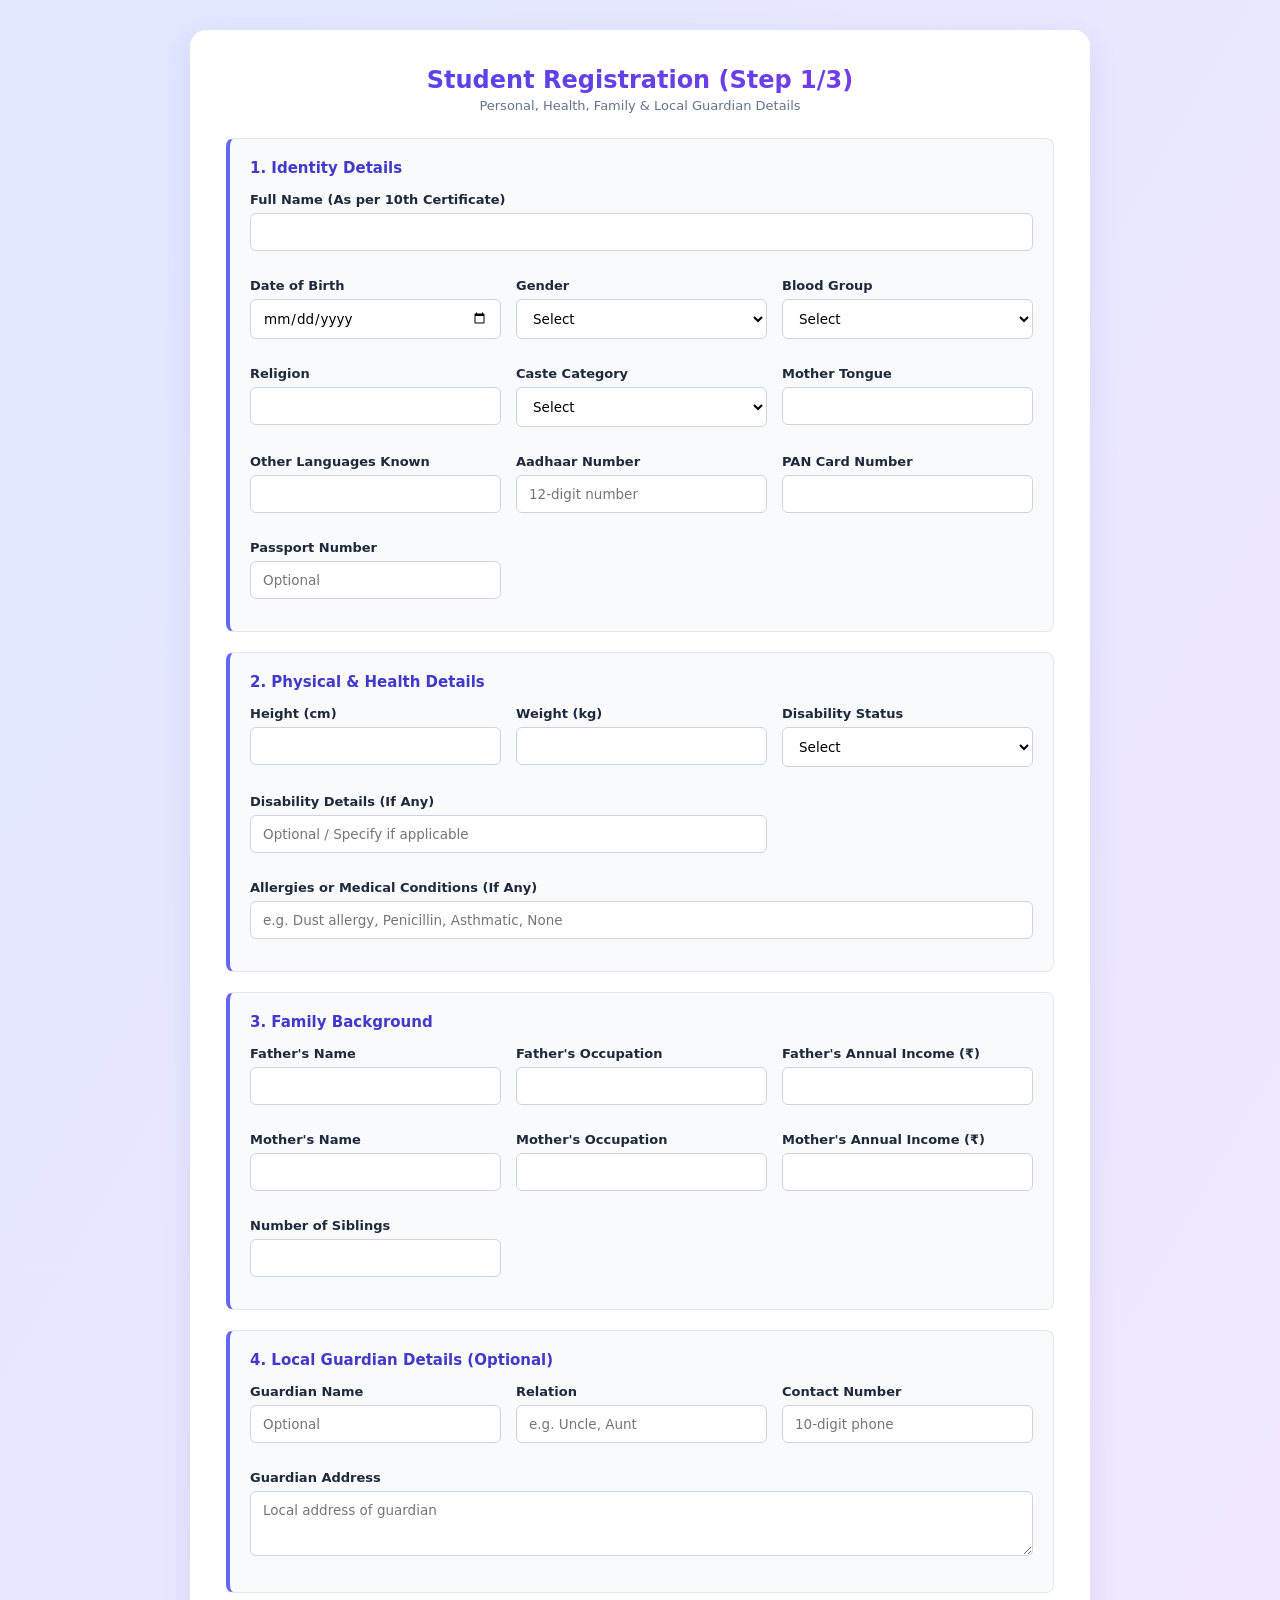
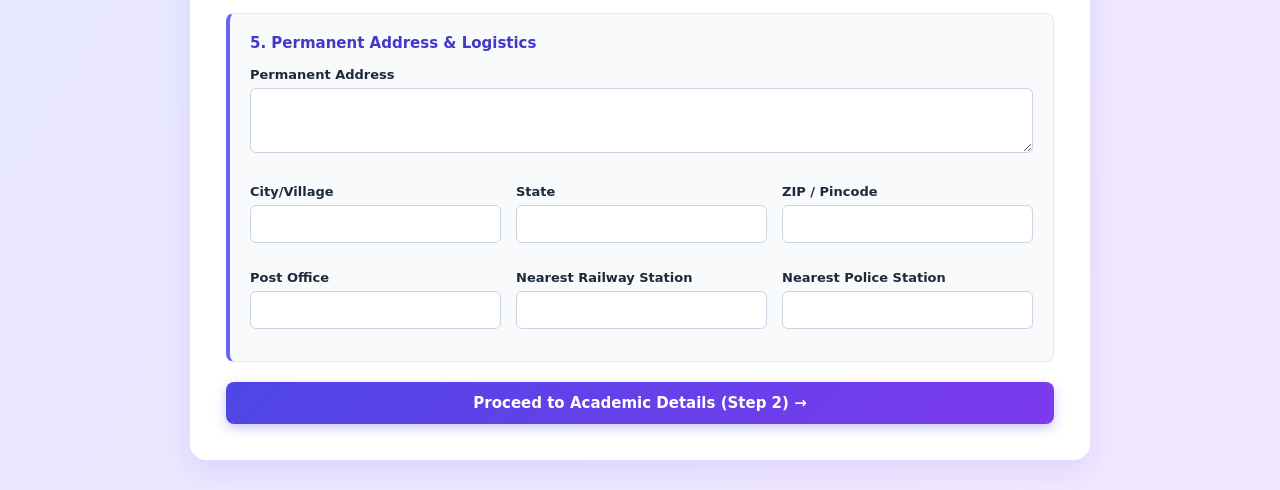
<file: index.html>
<!DOCTYPE html>
<html lang="en">
<head>
    <meta charset="UTF-8">
    <meta name="viewport" content="width=device-width, initial-scale=1.0">
    <title>College Registration - Step 1/3</title>
    <link rel="stylesheet" href="style.css">
</head>
<body>
    <div class="container">
        <div class="portal-header">
            <h2>Student Registration (Step 1/3)</h2>
            <p>Personal, Health, Family & Local Guardian Details</p>
        </div>

        <form onsubmit="navigateTo('register_2.html', event)">
            
            <!-- Section 1: Identity -->
            <div class="section-card">
                <h3 class="section-title">1. Identity Details</h3>
                <div class="form-grid">
                    <div class="form-group full-width">
                        <label for="name">Full Name (As per 10th Certificate)</label>
                        <input type="text" id="name" placeholder="" required>
                    </div>
                    <div class="form-group">
                        <label for="dob">Date of Birth</label>
                        <input type="date" id="dob" required>
                    </div>
                    <div class="form-group">
                        <label for="gender">Gender</label>
                        <select id="gender" required>
                            <option value="">Select</option>
                            <option>Male</option>
                            <option>Female</option>
                            <option>Other</option>
                        </select>
                    </div>
                    <div class="form-group">
                        <label for="blood">Blood Group</label>
                        <select id="blood" required>
                            <option value="">Select</option>
                            <option>A+</option><option>A-</option>
                            <option>B+</option><option>B-</option>
                            <option>O+</option><option>O-</option>
                            <option>AB+</option><option>AB-</option>
                        </select>
                    </div>
                    <div class="form-group">
                        <label for="religion">Religion</label>
                        <input type="text" id="religion" required>
                    </div>
                    <div class="form-group">
                        <label for="caste">Caste Category</label>
                        <select id="caste" required>
                            <option value="">Select</option>
                            <option>General</option>
                            <option>OBC</option>
                            <option>SC</option>
                            <option>ST</option>
                        </select>
                    </div>
                    <div class="form-group">
                        <label for="language">Mother Tongue</label>
                        <input type="text" id="language" placeholder="" required>
                    </div>
                    <div class="form-group">
                        <label for="otherLanguages">Other Languages Known</label>
                        <input type="text" id="otherLanguages" placeholder="">
                    </div>
                    <div class="form-group">
                        <label for="aadhar">Aadhaar Number</label>
                        <input type="text" id="aadhar" pattern="\d{12}" placeholder="12-digit number" required>
                    </div>
                    <div class="form-group">
                        <label for="pan">PAN Card Number</label>
                        <input type="text" id="pan" placeholder="" required>
                    </div>
                    <div class="form-group">
                        <label for="passport">Passport Number</label>
                        <input type="text" id="passport" placeholder="Optional">
                    </div>
                </div>
            </div>

            <!-- Section 2: Physical & Medical -->
            <div class="section-card">
                <h3 class="section-title">2. Physical & Health Details</h3>
                <div class="form-grid">
                    <div class="form-group">
                        <label for="height">Height (cm)</label>
                        <input type="number" id="height" required>
                    </div>
                    <div class="form-group">
                        <label for="weight">Weight (kg)</label>
                        <input type="number" id="weight" required>
                    </div>
                    <div class="form-group">
                        <label for="disabilitySelect">Disability Status</label>
                        <select id="disabilitySelect" required onchange="toggleDisabilityDetail()">
                            <option value="">Select</option>
                            <option value="No">None</option>
                            <option value="Yes">Yes (Specify below)</option>
                        </select>
                    </div>
                    <div class="form-group half-width">
                        <label for="disabilityDetail">Disability Details (If Any)</label>
                        <input type="text" id="disabilityDetail" placeholder="Optional / Specify if applicable">
                    </div>
                    <div class="form-group full-width">
                        <label for="allergies">Allergies or Medical Conditions (If Any)</label>
                        <input type="text" id="allergies" placeholder="e.g. Dust allergy, Penicillin, Asthmatic, None">
                    </div>
                </div>
            </div>

            <!-- Section 3: Family Background -->
            <div class="section-card">
                <h3 class="section-title">3. Family Background</h3>
                <div class="form-grid">
                    <div class="form-group"><label for="fname">Father's Name</label><input type="text" id="fname" required></div>
                    <div class="form-group"><label for="focc">Father's Occupation</label><input type="text" id="focc" required></div>
                    <div class="form-group"><label for="finc">Father's Annual Income (₹)</label><input type="number" id="finc" required></div>
                    <div class="form-group"><label for="mname">Mother's Name</label><input type="text" id="mname" required></div>
                    <div class="form-group"><label for="mocc">Mother's Occupation</label><input type="text" id="mocc" required></div>
                    <div class="form-group"><label for="minc">Mother's Annual Income (₹)</label><input type="number" id="minc" required></div>
                    <div class="form-group"><label for="siblings">Number of Siblings</label><input type="number" id="siblings" required></div>
                </div>
            </div>

            <!-- Section 4: Local Guardian Details (Optional) -->
            <div class="section-card">
                <h3 class="section-title">4. Local Guardian Details (Optional)</h3>
                <div class="form-grid">
                    <div class="form-group"><label for="lgName">Guardian Name</label><input type="text" id="lgName" placeholder="Optional"></div>
                    <div class="form-group"><label for="lgRelation">Relation</label><input type="text" id="lgRelation" placeholder="e.g. Uncle, Aunt"></div>
                    <div class="form-group"><label for="lgPhone">Contact Number</label><input type="text" id="lgPhone" placeholder="10-digit phone"></div>
                    <div class="form-group full-width"><label for="lgAddress">Guardian Address</label><textarea id="lgAddress" placeholder="Local address of guardian"></textarea></div>
                </div>
            </div>

            <!-- Section 5: Address Details -->
            <div class="section-card">
                <h3 class="section-title">5. Permanent Address & Logistics</h3>
                <div class="form-grid">
                    <div class="form-group full-width"><label for="permAddr">Permanent Address</label><textarea id="permAddr" required></textarea></div>
                    <div class="form-group"><label for="city">City/Village</label><input type="text" id="city" required></div>
                    <div class="form-group"><label for="state">State</label><input type="text" id="state" required></div>
                    <div class="form-group"><label for="pin">ZIP / Pincode</label><input type="number" id="pin" required></div>
                    <div class="form-group"><label for="postOffice">Post Office</label><input type="text" id="postOffice" required></div>
                    <div class="form-group"><label for="railway">Nearest Railway Station</label><input type="text" id="railway" required></div>
                    <div class="form-group"><label for="police">Nearest Police Station</label><input type="text" id="police" required></div>
                </div>
            </div>

            <button type="submit" class="btn btn-primary">Proceed to Academic Details (Step 2) →</button>
        </form>
    </div>
    <script src="app.js"></script>
</body>
</html>
</file>
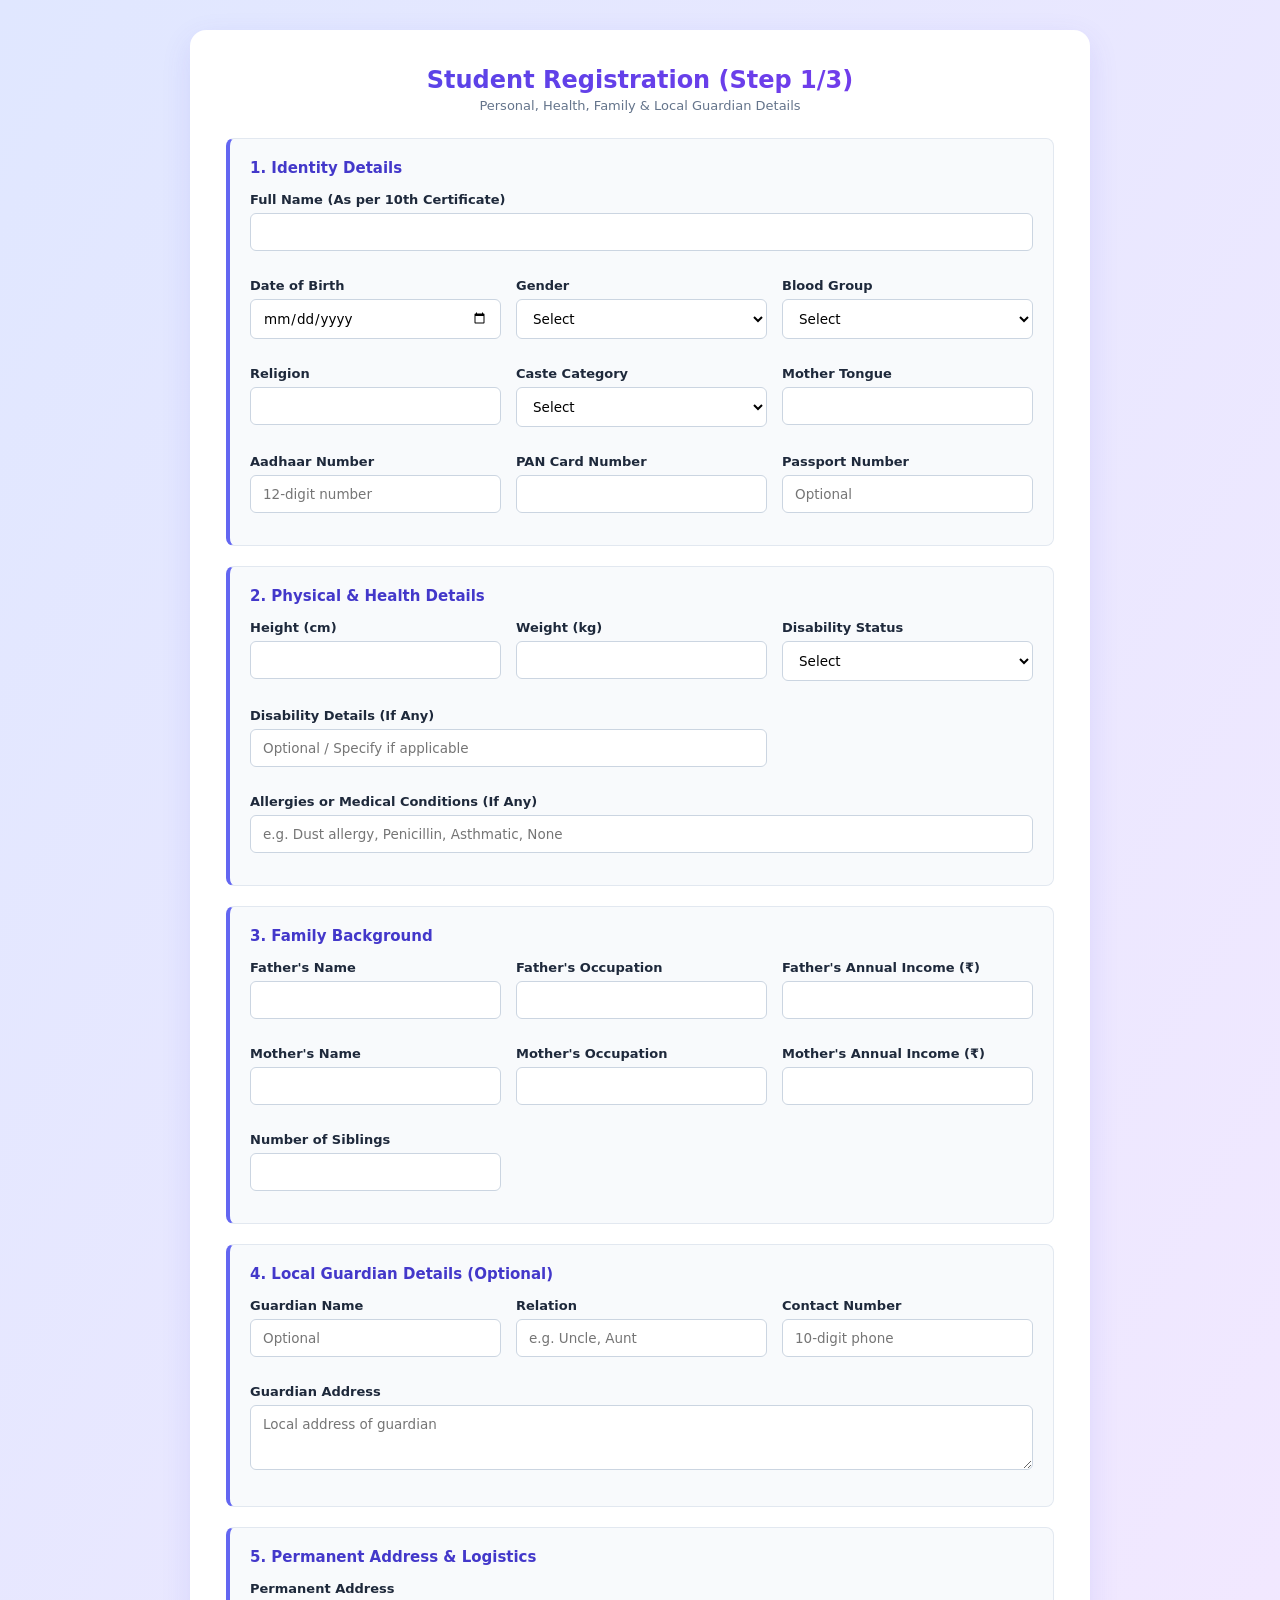
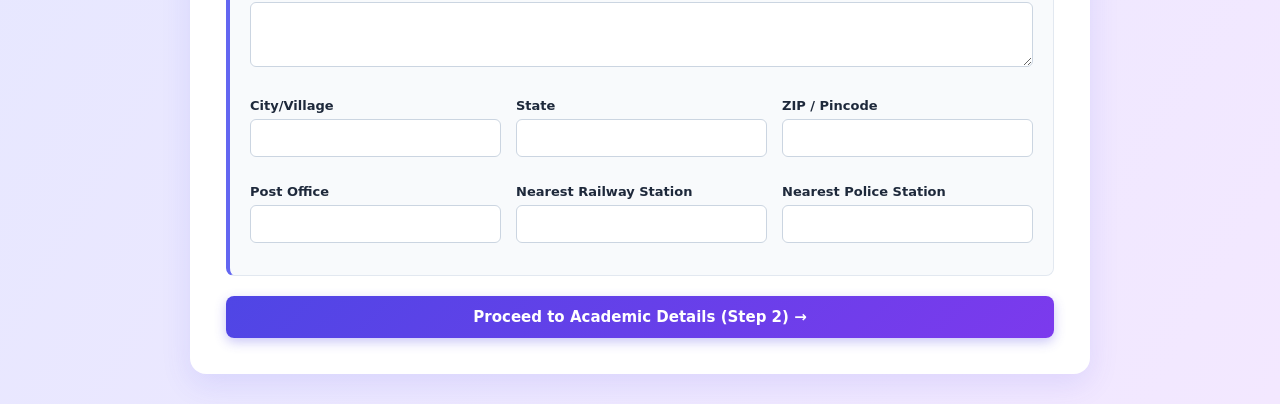
<file: register_1.html>
<!DOCTYPE html>
<html lang="en">
<head>
    <meta charset="UTF-8">
    <meta name="viewport" content="width=device-width, initial-scale=1.0">
    <title>College Registration - Step 1/3</title>
    <link rel="stylesheet" href="style.css">
</head>
<body>
    <div class="container">
        <div class="portal-header">
            <h2>Student Registration (Step 1/3)</h2>
            <p>Personal, Health, Family & Local Guardian Details</p>
        </div>

        <form onsubmit="navigateTo('register_2.html', event)">
            
            <!-- Section 1: Identity -->
            <div class="section-card">
                <h3 class="section-title">1. Identity Details</h3>
                <div class="form-grid">
                    <div class="form-group full-width">
                        <label for="name">Full Name (As per 10th Certificate)</label>
                        <input type="text" id="name" placeholder="" required>
                    </div>
                    <div class="form-group">
                        <label for="dob">Date of Birth</label>
                        <input type="date" id="dob" required>
                    </div>
                    <div class="form-group">
                        <label for="gender">Gender</label>
                        <select id="gender" required>
                            <option value="">Select</option>
                            <option>Male</option>
                            <option>Female</option>
                            <option>Other</option>
                        </select>
                    </div>
                    <div class="form-group">
                        <label for="blood">Blood Group</label>
                        <select id="blood" required>
                            <option value="">Select</option>
                            <option>A+</option><option>A-</option>
                            <option>B+</option><option>B-</option>
                            <option>O+</option><option>O-</option>
                            <option>AB+</option><option>AB-</option>
                        </select>
                    </div>
                    <div class="form-group">
                        <label for="religion">Religion</label>
                        <input type="text" id="religion" required>
                    </div>
                    <div class="form-group">
                        <label for="caste">Caste Category</label>
                        <select id="caste" required>
                            <option value="">Select</option>
                            <option>General</option>
                            <option>OBC</option>
                            <option>SC</option>
                            <option>ST</option>
                        </select>
                    </div>
                    <div class="form-group">
                        <label for="language">Mother Tongue</label>
                        <input type="text" id="language" required>
                    </div>
                    <div class="form-group">
                        <label for="aadhar">Aadhaar Number</label>
                        <input type="text" id="aadhar" pattern="\d{12}" placeholder="12-digit number" required>
                    </div>
                    <div class="form-group">
                        <label for="pan">PAN Card Number</label>
                        <input type="text" id="pan" placeholder="" required>
                    </div>
                    <div class="form-group">
                        <label for="passport">Passport Number</label>
                        <input type="text" id="passport" placeholder="Optional">
                    </div>
                </div>
            </div>

            <!-- Section 2: Physical & Medical -->
            <div class="section-card">
                <h3 class="section-title">2. Physical & Health Details</h3>
                <div class="form-grid">
                    <div class="form-group">
                        <label for="height">Height (cm)</label>
                        <input type="number" id="height" required>
                    </div>
                    <div class="form-group">
                        <label for="weight">Weight (kg)</label>
                        <input type="number" id="weight" required>
                    </div>
                    <div class="form-group">
                        <label for="disabilitySelect">Disability Status</label>
                        <select id="disabilitySelect" required onchange="toggleDisabilityDetail()">
                            <option value="">Select</option>
                            <option value="No">None</option>
                            <option value="Yes">Yes (Specify below)</option>
                        </select>
                    </div>
                    <div class="form-group half-width">
                        <label for="disabilityDetail">Disability Details (If Any)</label>
                        <input type="text" id="disabilityDetail" placeholder="Optional / Specify if applicable">
                    </div>
                    <div class="form-group full-width">
                        <label for="allergies">Allergies or Medical Conditions (If Any)</label>
                        <input type="text" id="allergies" placeholder="e.g. Dust allergy, Penicillin, Asthmatic, None">
                    </div>
                </div>
            </div>

            <!-- Section 3: Family Background -->
            <div class="section-card">
                <h3 class="section-title">3. Family Background</h3>
                <div class="form-grid">
                    <div class="form-group"><label for="fname">Father's Name</label><input type="text" id="fname" required></div>
                    <div class="form-group"><label for="focc">Father's Occupation</label><input type="text" id="focc" required></div>
                    <div class="form-group"><label for="finc">Father's Annual Income (₹)</label><input type="number" id="finc" required></div>
                    <div class="form-group"><label for="mname">Mother's Name</label><input type="text" id="mname" required></div>
                    <div class="form-group"><label for="mocc">Mother's Occupation</label><input type="text" id="mocc" required></div>
                    <div class="form-group"><label for="minc">Mother's Annual Income (₹)</label><input type="number" id="minc" required></div>
                    <div class="form-group"><label for="siblings">Number of Siblings</label><input type="number" id="siblings" required></div>
                </div>
            </div>

            <!-- Section 4: Local Guardian Details (Optional) -->
            <div class="section-card">
                <h3 class="section-title">4. Local Guardian Details (Optional)</h3>
                <div class="form-grid">
                    <div class="form-group"><label for="lgName">Guardian Name</label><input type="text" id="lgName" placeholder="Optional"></div>
                    <div class="form-group"><label for="lgRelation">Relation</label><input type="text" id="lgRelation" placeholder="e.g. Uncle, Aunt"></div>
                    <div class="form-group"><label for="lgPhone">Contact Number</label><input type="text" id="lgPhone" placeholder="10-digit phone"></div>
                    <div class="form-group full-width"><label for="lgAddress">Guardian Address</label><textarea id="lgAddress" placeholder="Local address of guardian"></textarea></div>
                </div>
            </div>

            <!-- Section 5: Address Details -->
            <div class="section-card">
                <h3 class="section-title">5. Permanent Address & Logistics</h3>
                <div class="form-grid">
                    <div class="form-group full-width"><label for="permAddr">Permanent Address</label><textarea id="permAddr" required></textarea></div>
                    <div class="form-group"><label for="city">City/Village</label><input type="text" id="city" required></div>
                    <div class="form-group"><label for="state">State</label><input type="text" id="state" required></div>
                    <div class="form-group"><label for="pin">ZIP / Pincode</label><input type="number" id="pin" required></div>
                    <div class="form-group"><label for="postOffice">Post Office</label><input type="text" id="postOffice" required></div>
                    <div class="form-group"><label for="railway">Nearest Railway Station</label><input type="text" id="railway" required></div>
                    <div class="form-group"><label for="police">Nearest Police Station</label><input type="text" id="police" required></div>
                </div>
            </div>

            <button type="submit" class="btn btn-primary">Proceed to Academic Details (Step 2) →</button>
        </form>
    </div>
    <script src="app.js"></script>
</body>
</html>
</file>
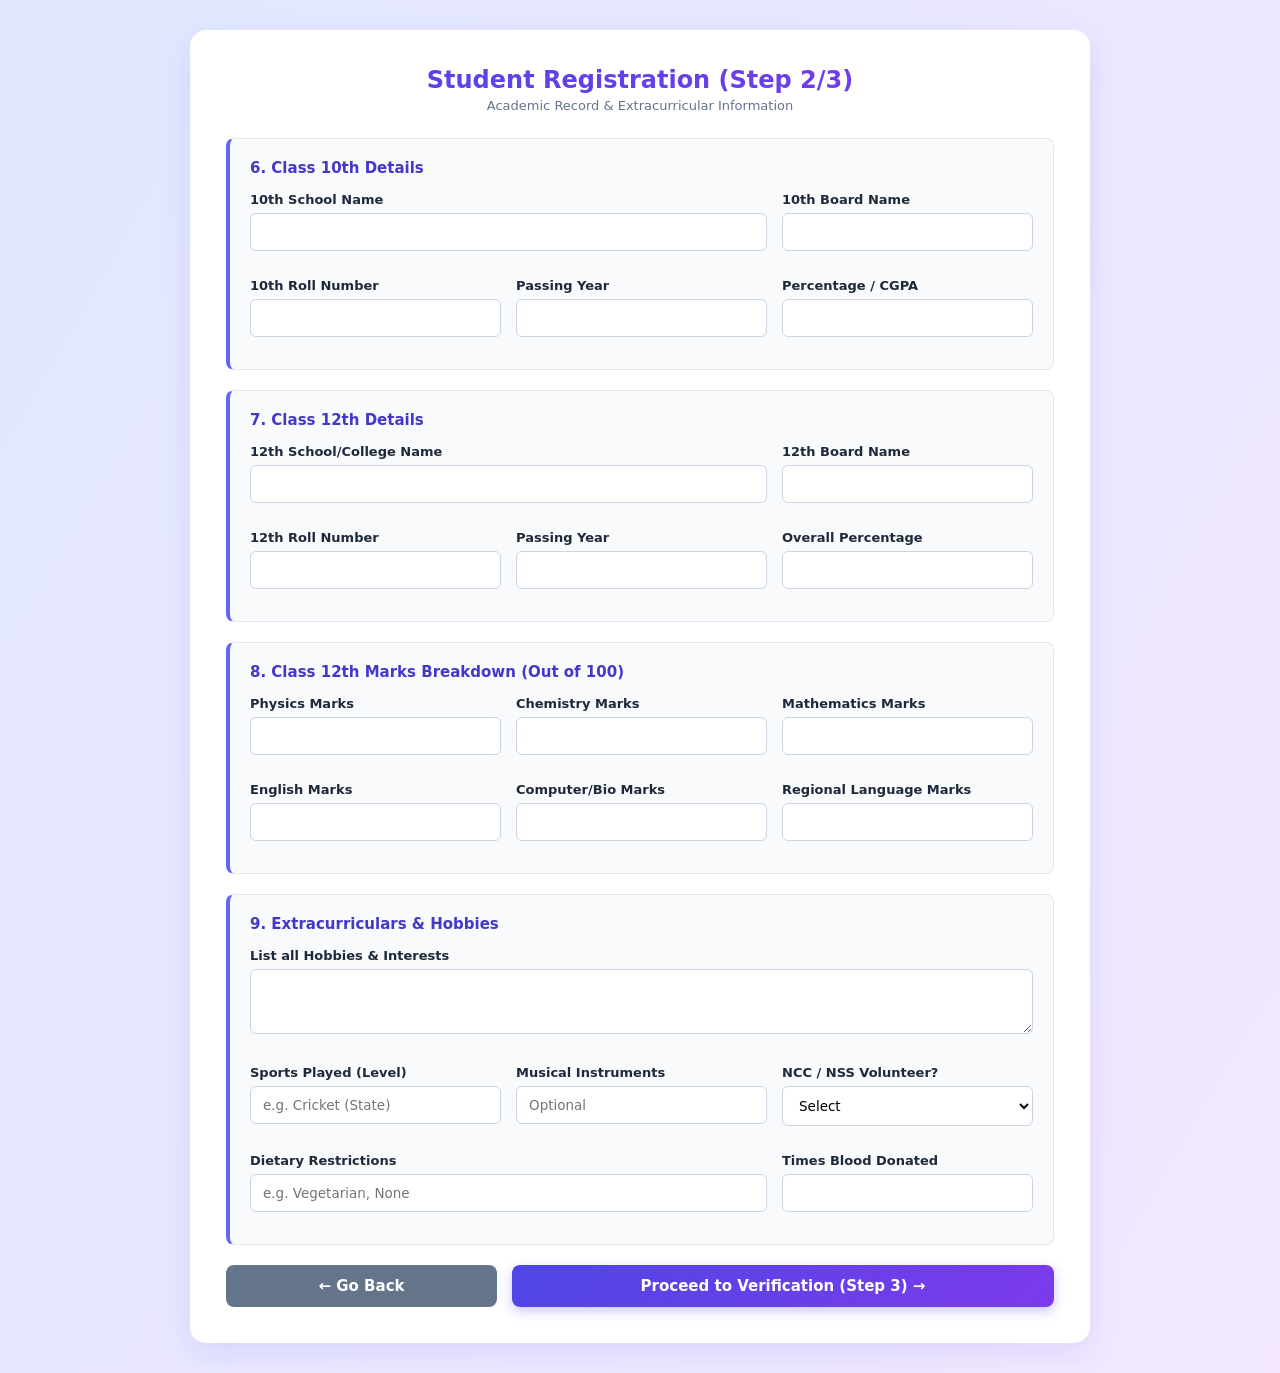
<file: register_2.html>
<!DOCTYPE html>
<html lang="en">
<head>
    <meta charset="UTF-8">
    <meta name="viewport" content="width=device-width, initial-scale=1.0">
    <title>College Registration - Step 2/3</title>
    <link rel="stylesheet" href="style.css">
</head>
<body>
    <div class="container">
        <div class="portal-header">
            <h2>Student Registration (Step 2/3)</h2>
            <p>Academic Record & Extracurricular Information</p>
        </div>

        <form onsubmit="navigateTo('register_3.html', event)">
            
            <div class="section-card">
                <h3 class="section-title">6. Class 10th Details</h3>
                <div class="form-grid">
                    <div class="form-group half-width"><label for="sch10">10th School Name</label><input type="text" id="sch10" required></div>
                    <div class="form-group"><label for="brd10">10th Board Name</label><input type="text" id="brd10" required></div>
                    <div class="form-group"><label for="roll10">10th Roll Number</label><input type="text" id="roll10" required></div>
                    <div class="form-group"><label for="yr10">Passing Year</label><input type="number" id="yr10" required></div>
                    <div class="form-group"><label for="pct10">Percentage / CGPA</label><input type="number" step="0.01" id="pct10" required></div>
                </div>
            </div>

            <div class="section-card">
                <h3 class="section-title">7. Class 12th Details</h3>
                <div class="form-grid">
                    <div class="form-group half-width"><label for="sch12">12th School/College Name</label><input type="text" id="sch12" required></div>
                    <div class="form-group"><label for="brd12">12th Board Name</label><input type="text" id="brd12" required></div>
                    <div class="form-group"><label for="roll12">12th Roll Number</label><input type="text" id="roll12" required></div>
                    <div class="form-group"><label for="yr12">Passing Year</label><input type="number" id="yr12" required></div>
                    <div class="form-group"><label for="pct12">Overall Percentage</label><input type="number" step="0.01" id="pct12" required></div>
                </div>
            </div>

            <div class="section-card">
                <h3 class="section-title">8. Class 12th Marks Breakdown (Out of 100)</h3>
                <div class="form-grid">
                    <div class="form-group"><label for="mPhy">Physics Marks</label><input type="number" id="mPhy" max="100" required></div>
                    <div class="form-group"><label for="mChe">Chemistry Marks</label><input type="number" id="mChe" max="100" required></div>
                    <div class="form-group"><label for="mMat">Mathematics Marks</label><input type="number" id="mMat" max="100" required></div>
                    <div class="form-group"><label for="mEng">English Marks</label><input type="number" id="mEng" max="100" required></div>
                    <div class="form-group"><label for="mOpt">Computer/Bio Marks</label><input type="number" id="mOpt" max="100" required></div>
                    <div class="form-group"><label for="mLan">Regional Language Marks</label><input type="number" id="mLan" max="100" required></div>
                </div>
            </div>

            <div class="section-card">
                <h3 class="section-title">9. Extracurriculars & Hobbies</h3>
                <div class="form-grid">
                    <div class="form-group full-width"><label for="hobbies">List all Hobbies & Interests</label><textarea id="hobbies" required></textarea></div>
                    <div class="form-group"><label for="sports">Sports Played (Level)</label><input type="text" id="sports" placeholder="e.g. Cricket (State)"></div>
                    <div class="form-group"><label for="music">Musical Instruments</label><input type="text" id="music" placeholder="Optional"></div>
                    <div class="form-group"><label for="ncc">NCC / NSS Volunteer?</label><select id="ncc" required><option value="">Select</option><option>Yes</option><option>No</option></select></div>
                    <div class="form-group half-width"><label for="diet">Dietary Restrictions</label><input type="text" id="diet" placeholder="e.g. Vegetarian, None"></div>
                    <div class="form-group"><label for="bloodDon">Times Blood Donated</label><input type="number" id="bloodDon" required></div>
                </div>
            </div>

            <div class="btn-group">
                <button type="button" class="btn btn-secondary" onclick="navigateTo('register_1.html', event)">← Go Back</button>
                <button type="submit" class="btn btn-primary">Proceed to Verification (Step 3) →</button>
            </div>
        </form>
    </div>
    <script src="app.js"></script>
</body>
</html>
</file>
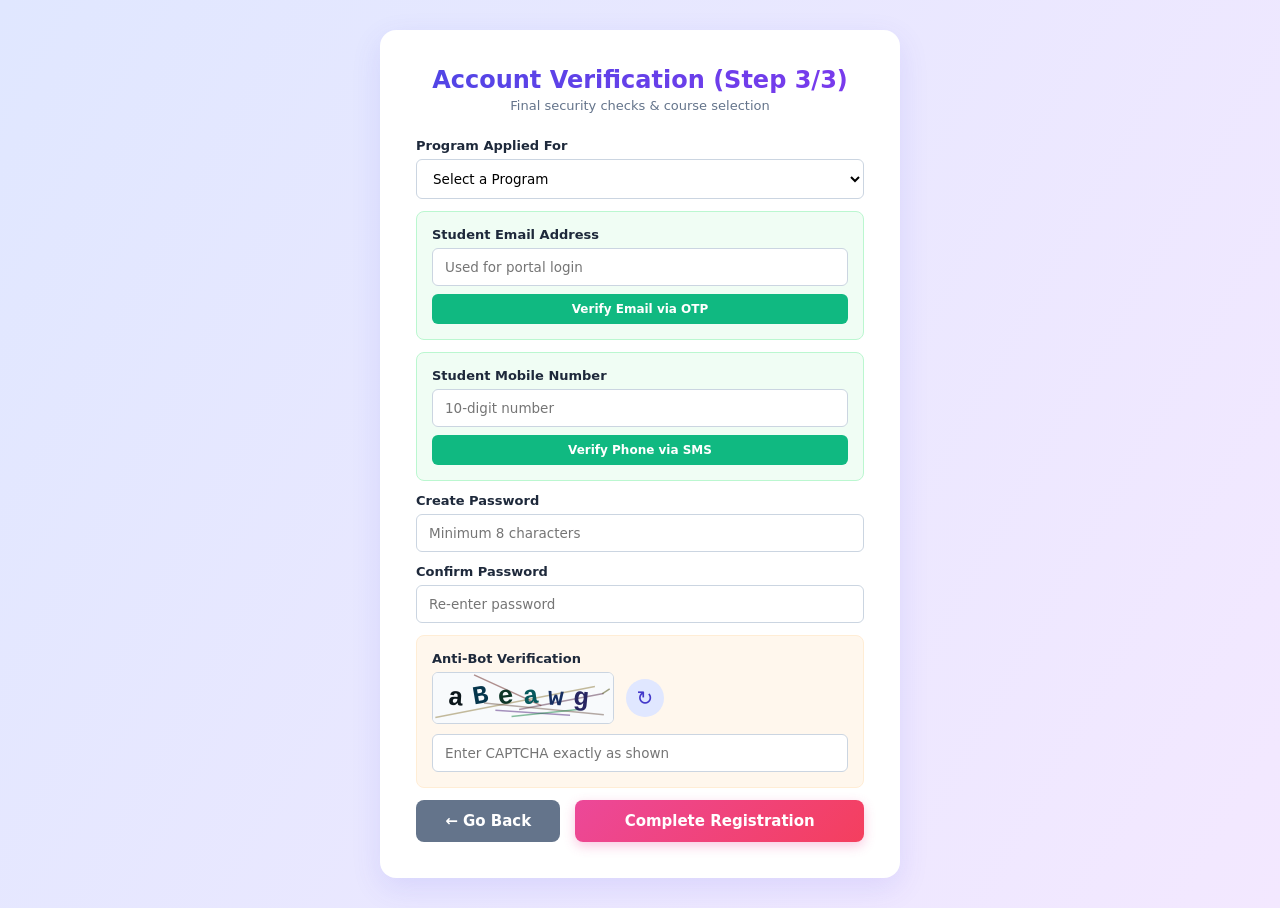
<file: register_3.html>
<!DOCTYPE html>
<html lang="en">
<head>
    <meta charset="UTF-8">
    <meta name="viewport" content="width=device-width, initial-scale=1.0">
    <title>College Registration - Step 3/3</title>
    <link rel="stylesheet" href="style.css">
</head>
<body>
    <div class="container step3-container">
        <div class="portal-header">
            <h2>Account Verification (Step 3/3)</h2>
            <p>Final security checks & course selection</p>
        </div>

        <form onsubmit="completeRegistration(event)">
            <div class="form-group">
                <label for="course">Program Applied For</label>
                <select id="course" required>
                    <option value="" disabled selected>Select a Program</option>
                    <option value="B.Tech CS">B.Tech Computer Science</option>
                    <option value="B.Tech ME">B.Tech Mechanical</option>
                    <option value="Bio.Tech">Bio.Tech</option>
                    <option value="BCA">BCA</option>
                     <option value="Bsc.AI">Bsc.AI</option>
                    <option value="Bsc.CS">Bsc.CS</option>
                    <option value="Bsc.DS">Bsc.DS</option>
                </select>
            </div>

            <div class="form-group verification-card">
                <label for="email">Student Email Address</label>
                <input type="email" id="email" required placeholder="Used for portal login">
                <button type="button" class="btn btn-verify" id="btn-email-verify" onclick="sendOTP('email')">Verify Email via OTP</button>
                <span id="emailSuccess" class="success-text">✔ Email Verified Successfully!</span>
                
                <div id="email-otp-section" class="otp-section">
                    <label for="emailOTP">Enter 6-Digit Email OTP</label>
                    <input type="text" id="emailOTP" placeholder="Enter OTP">
                    <button type="button" class="btn btn-verify" onclick="verifyOTP('email')">Submit Email OTP</button>
                </div>
            </div>

            <div class="form-group verification-card">
                <label for="phone">Student Mobile Number</label>
                <input type="text" id="phone" pattern="\d{10}" required placeholder="10-digit number">
                <button type="button" class="btn btn-verify" id="btn-phone-verify" onclick="sendOTP('phone')">Verify Phone via SMS</button>
                <span id="phoneSuccess" class="success-text">✔ Phone Verified Successfully!</span>
                
                <div id="phone-otp-section" class="otp-section">
                    <label for="phoneOTP">Enter 6-Digit SMS OTP</label>
                    <input type="text" id="phoneOTP" placeholder="Enter OTP">
                    <button type="button" class="btn btn-verify" onclick="verifyOTP('phone')">Submit Phone OTP</button>
                </div>
            </div>

            <div class="form-group">
                <label for="password">Create Password</label>
                <input type="password" id="password" required minlength="8" placeholder="Minimum 8 characters">
            </div>
            
            <div class="form-group">
                <label for="confirmPassword">Confirm Password</label>
                <input type="password" id="confirmPassword" required placeholder="Re-enter password">
            </div>

            <div class="form-group captcha-block">
                <label for="captcha">Anti-Bot Verification</label>
                <div class="captcha-container">
                    <canvas id="captcha-canvas" width="180" height="50" onclick="generateCaptcha()"></canvas>
                    <button type="button" class="refresh-btn" onclick="generateCaptcha()" title="Refresh CAPTCHA">↻</button>
                </div>
                <input type="text" id="captcha" required placeholder="Enter CAPTCHA exactly as shown">
            </div>

            <div id="error-msg" class="error"></div>
            
            <div class="btn-group">
                <button type="button" class="btn btn-secondary" onclick="navigateTo('register_2.html', event)">← Go Back</button>
                <button type="submit" class="btn btn-accent">Complete Registration</button>
            </div>
        </form>
    </div>
    <script src="app.js"></script>
</body>
</html>
</file>
<file: style.css>
:root {
    --primary-gradient: linear-gradient(135deg, #4f46e5 0%, #7c3aed 100%);
    --accent-gradient: linear-gradient(135deg, #ec4899 0%, #f43f5e 100%);
    --bg-gradient: linear-gradient(120deg, #e0e7ff 0%, #f3e8ff 100%);
    --card-bg: #ffffff;
    --text-primary: #1e293b;
    --text-secondary: #64748b;
    --border-color: #cbd5e1;
    --focus-ring: #818cf8;
    --success-color: #10b981;
    --danger-color: #ef4444;
}

* {
    box-sizing: border-box;
    margin: 0;
    padding: 0;
    font-family: 'Inter', system-ui, -apple-system, sans-serif;
}

body {
    background: var(--bg-gradient);
    display: flex;
    justify-content: center;
    align-items: center;
    min-height: 100vh;
    padding: 30px 15px;
    color: var(--text-primary);
}

.container {
    background-color: var(--card-bg);
    padding: 35px;
    border-radius: 16px;
    box-shadow: 0 10px 30px rgba(79, 70, 229, 0.12);
    width: 900px;
    max-width: 100%;
    border: 1px solid rgba(255, 255, 255, 0.8);
}

.login-container, .step3-container {
    width: 520px;
}

.portal-header {
    text-align: center;
    margin-bottom: 25px;
}

.portal-header h2 {
    font-size: 24px;
    background: var(--primary-gradient);
    -webkit-background-clip: text;
    -webkit-text-fill-color: transparent;
    font-weight: 700;
}

.portal-header p {
    font-size: 13px;
    color: var(--text-secondary);
    margin-top: 4px;
}

.section-card {
    background: #f8fafc;
    border: 1px solid #e2e8f0;
    border-left: 4px solid #6366f1;
    border-radius: 8px;
    padding: 20px;
    margin-bottom: 20px;
}

.section-title {
    font-size: 15px;
    color: #4338ca;
    margin-bottom: 15px;
    font-weight: 600;
}

.form-grid {
    display: grid;
    grid-template-columns: repeat(3, 1fr);
    gap: 15px;
}

.form-group {
    margin-bottom: 12px;
}

.full-width { grid-column: 1 / -1; }
.half-width { grid-column: span 2; }

label {
    display: block;
    margin-bottom: 6px;
    color: var(--text-primary);
    font-size: 13px;
    font-weight: 600;
}

input[type="text"],
input[type="email"],
input[type="password"],
input[type="date"],
input[type="number"],
select,
textarea {
    width: 100%;
    padding: 10px 12px;
    border: 1px solid var(--border-color);
    border-radius: 6px;
    font-size: 13.5px;
    background-color: #fff;
    transition: all 0.2s ease;
}

textarea {
    resize: vertical;
    height: 65px;
}

input:focus, select:focus, textarea:focus {
    border-color: #6366f1;
    outline: none;
    box-shadow: 0 0 0 3px rgba(99, 102, 241, 0.2);
}

input:disabled {
    background-color: #f1f5f9;
    cursor: not-allowed;
}

.verification-card {
    background: #f0fdf4;
    border: 1px solid #bbf7d0;
    padding: 15px;
    border-radius: 8px;
}

.btn {
    width: 100%;
    padding: 12px;
    border: none;
    border-radius: 8px;
    font-size: 15px;
    font-weight: 600;
    cursor: pointer;
    transition: transform 0.1s ease, box-shadow 0.2s ease;
}

.btn:active {
    transform: scale(0.98);
}

.btn-primary {
    background: var(--primary-gradient);
    color: white;
    box-shadow: 0 4px 12px rgba(79, 70, 229, 0.3);
}

.btn-accent {
    background: var(--accent-gradient);
    color: white;
    box-shadow: 0 4px 12px rgba(236, 72, 153, 0.3);
}

.btn-secondary {
    background-color: #64748b;
    color: white;
}

.btn-verify {
    background-color: var(--success-color);
    color: white;
    margin-top: 8px;
    padding: 8px;
    font-size: 12px;
    border-radius: 6px;
}

.btn-group {
    display: grid;
    grid-template-columns: 1fr 2fr;
    gap: 15px;
    margin-top: 10px;
}

.link {
    display: block;
    text-align: center;
    margin-top: 18px;
    font-size: 14px;
    color: #4f46e5;
    text-decoration: none;
    font-weight: 500;
}

.link:hover { text-decoration: underline; }

.captcha-block {
    background: #fff7ed;
    border: 1px solid #ffedd5;
    padding: 15px;
    border-radius: 8px;
}

.captcha-container {
    display: flex;
    align-items: center;
    gap: 12px;
    margin-bottom: 10px;
}

#captcha-canvas {
    border: 1px solid var(--border-color);
    border-radius: 6px;
    background-color: #fff;
    cursor: pointer;
}

.refresh-btn {
    background: #e0e7ff;
    border: none;
    color: #4338ca;
    cursor: pointer;
    font-size: 20px;
    width: 38px;
    height: 38px;
    border-radius: 50%;
    display: flex;
    align-items: center;
    justify-content: center;
}

.error {
    color: var(--danger-color);
    font-size: 13px;
    margin: 10px 0;
    text-align: center;
    font-weight: 600;
    display: none;
}

.success-text {
    color: var(--success-color);
    font-size: 12px;
    display: none;
    margin-top: 6px;
    font-weight: 600;
}

.otp-section {
    display: none;
    margin-top: 10px;
    padding: 12px;
    border: 1px dashed #a7f3d0;
    border-radius: 6px;
    background: #ffffff;
}
</file>
